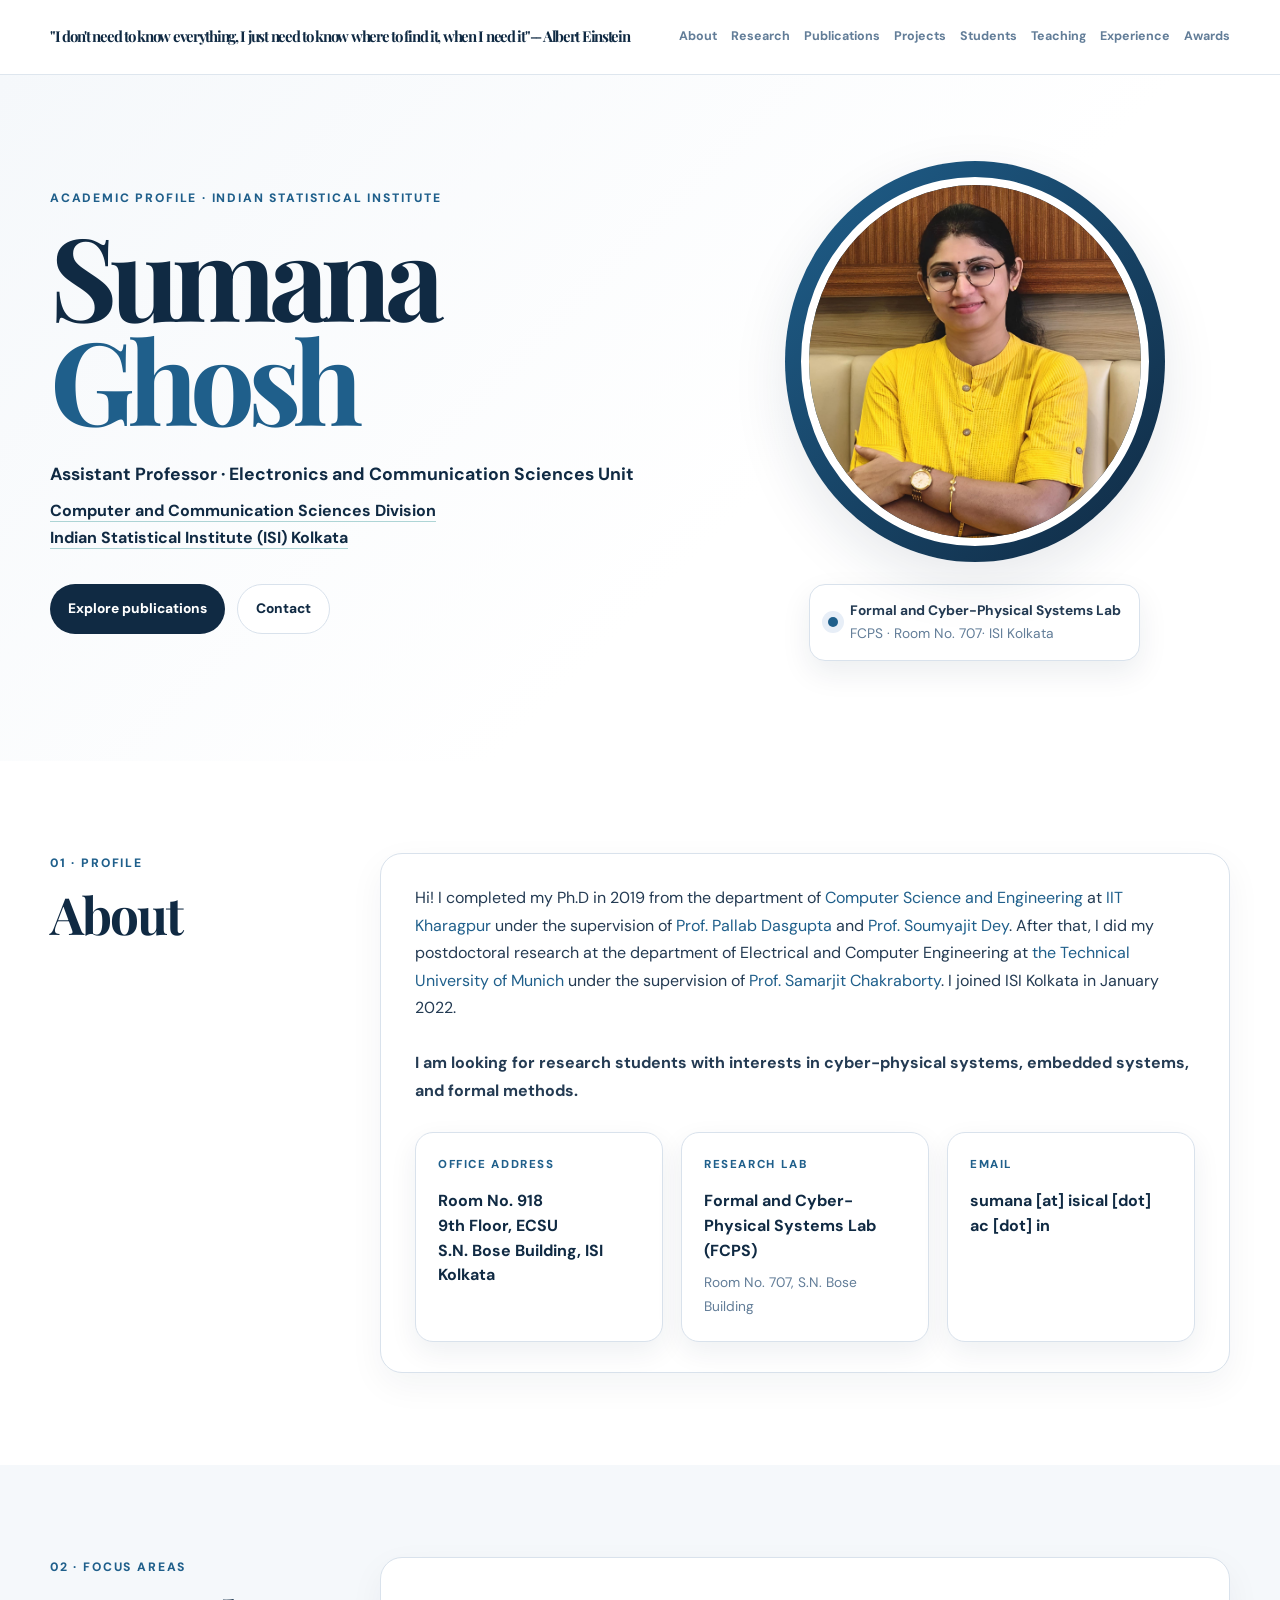
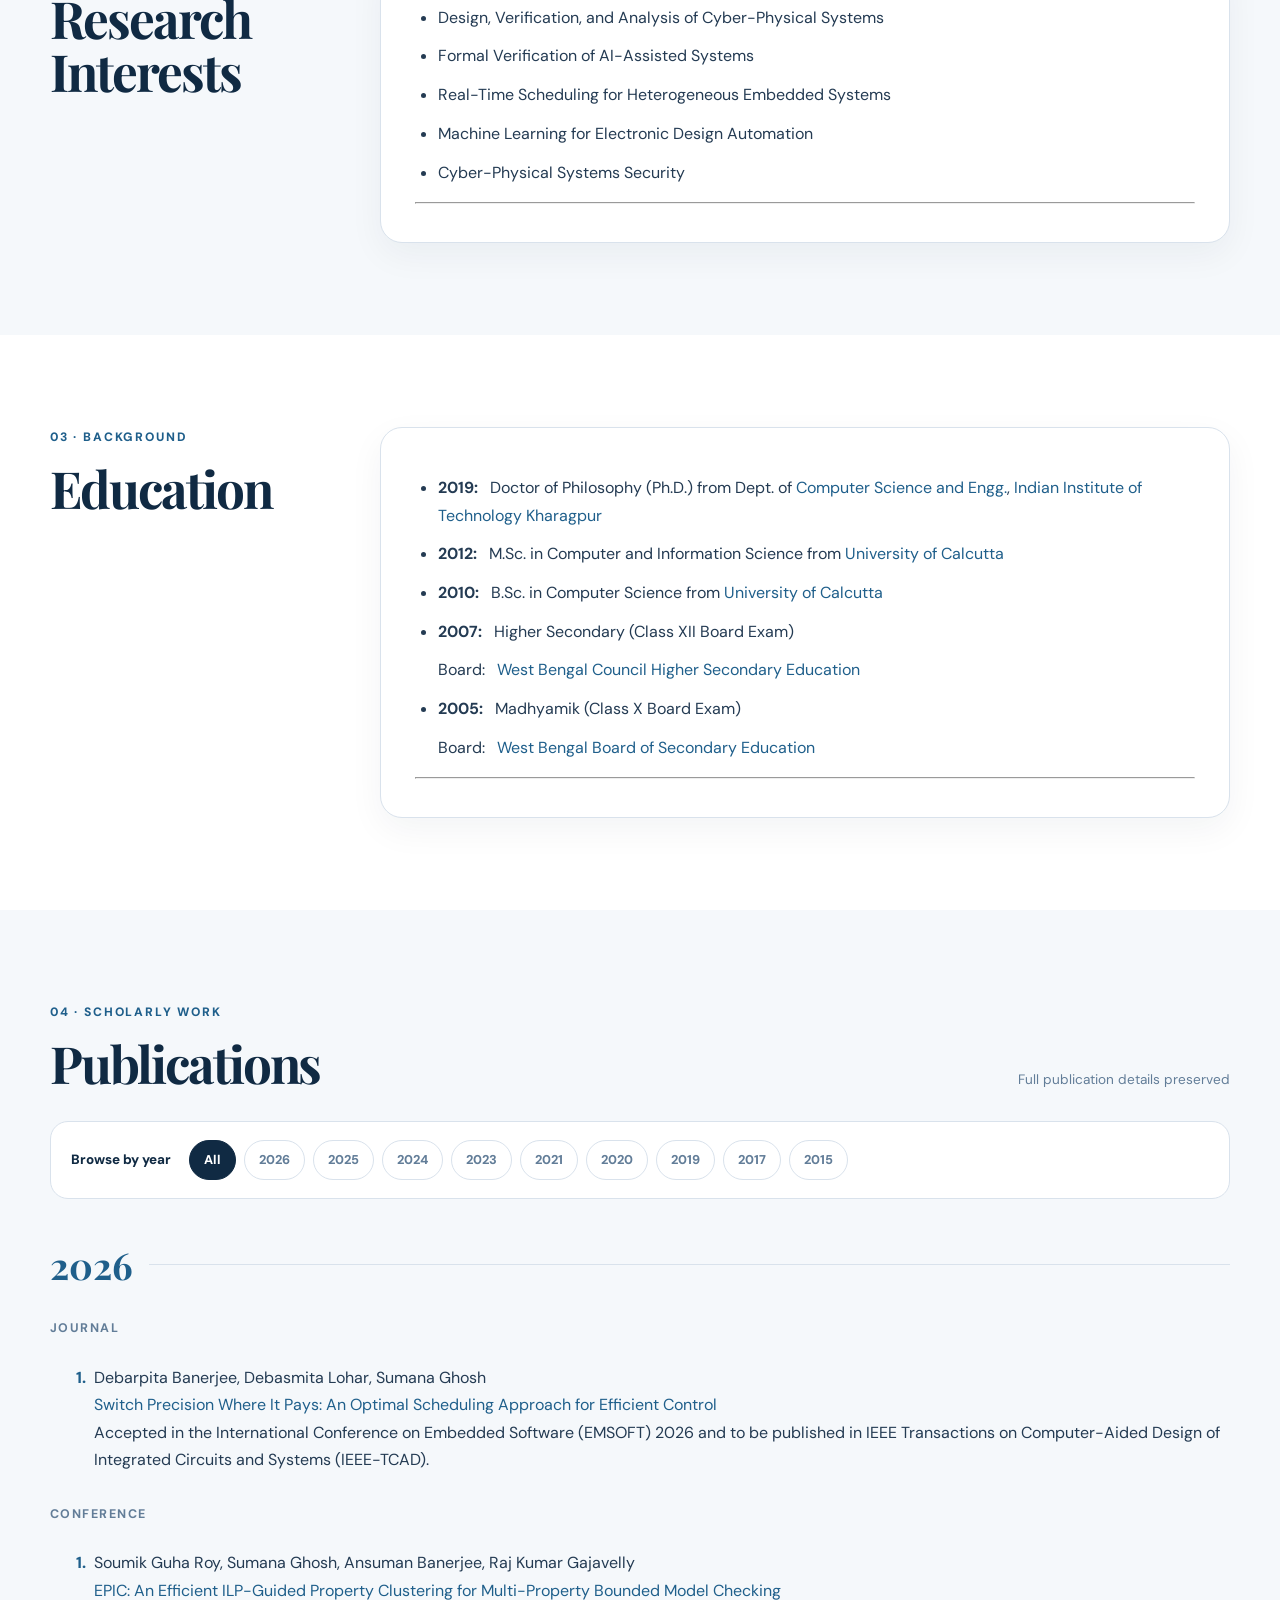
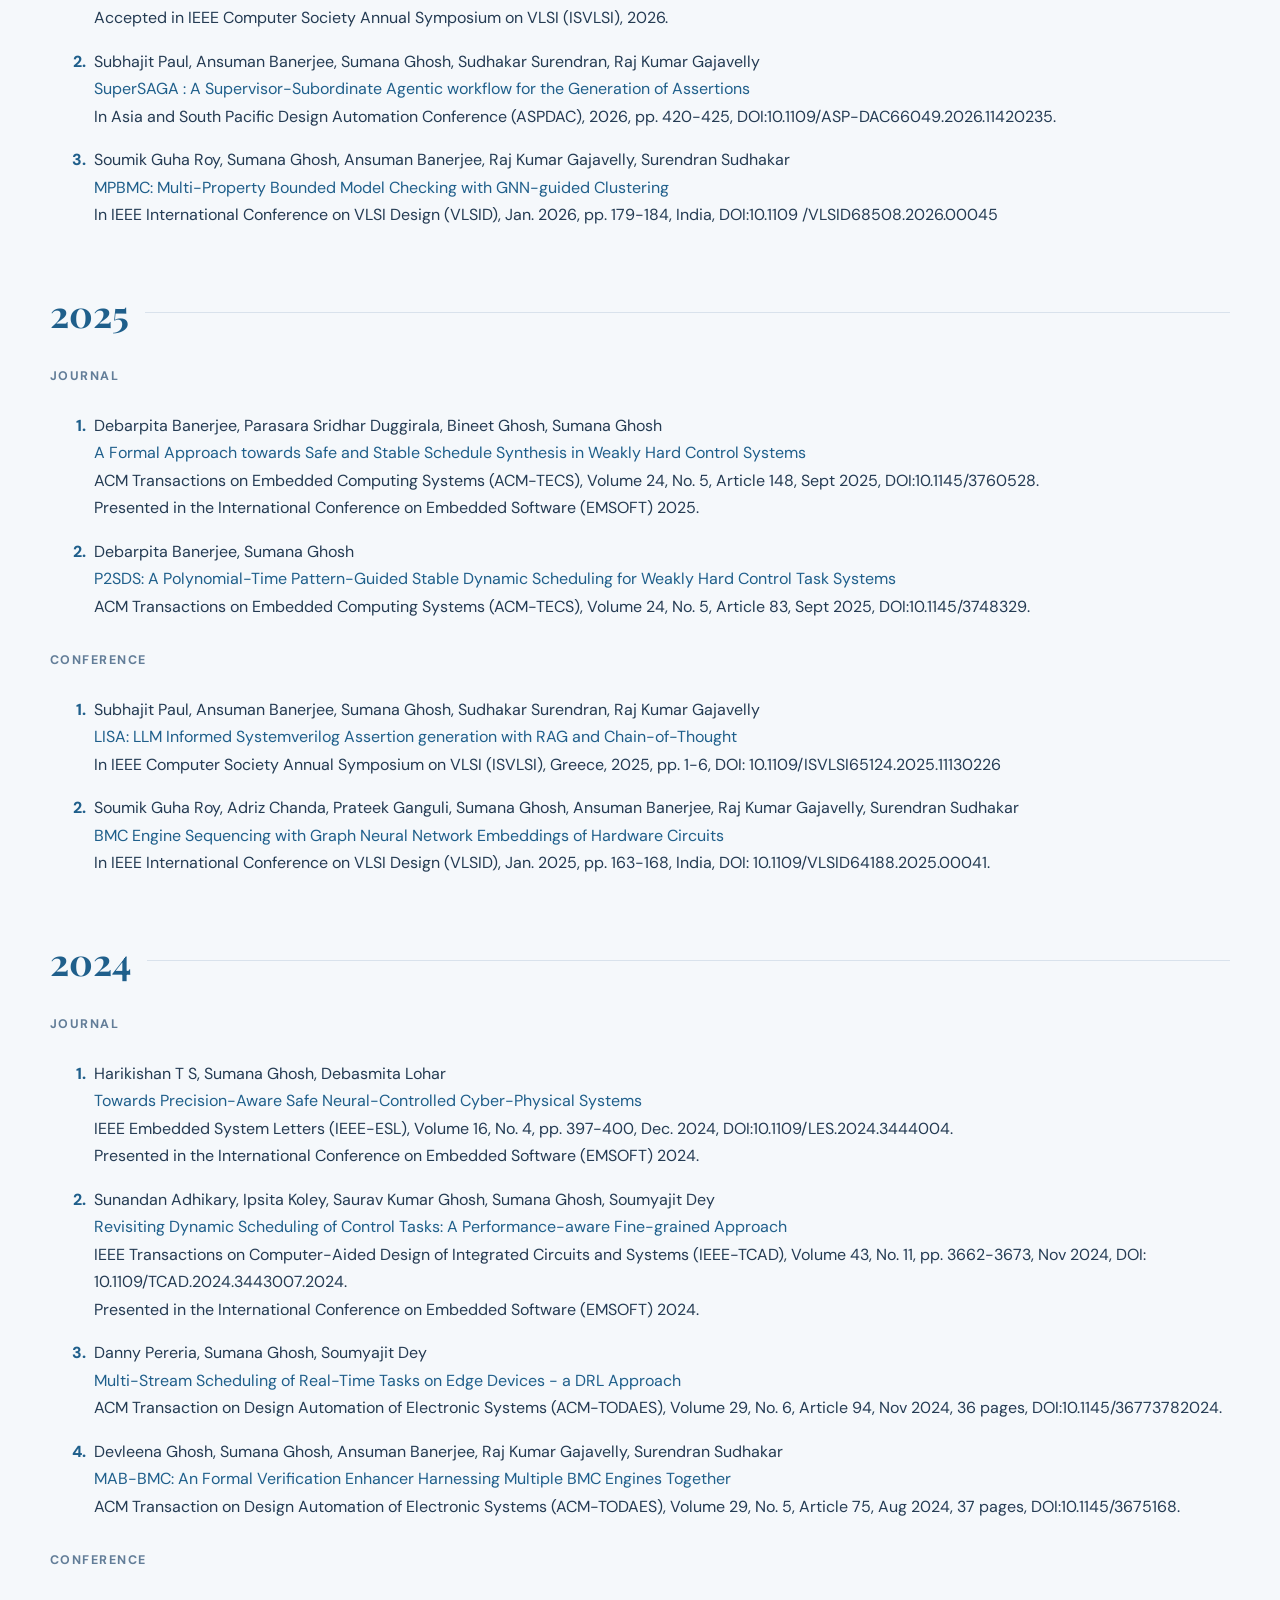
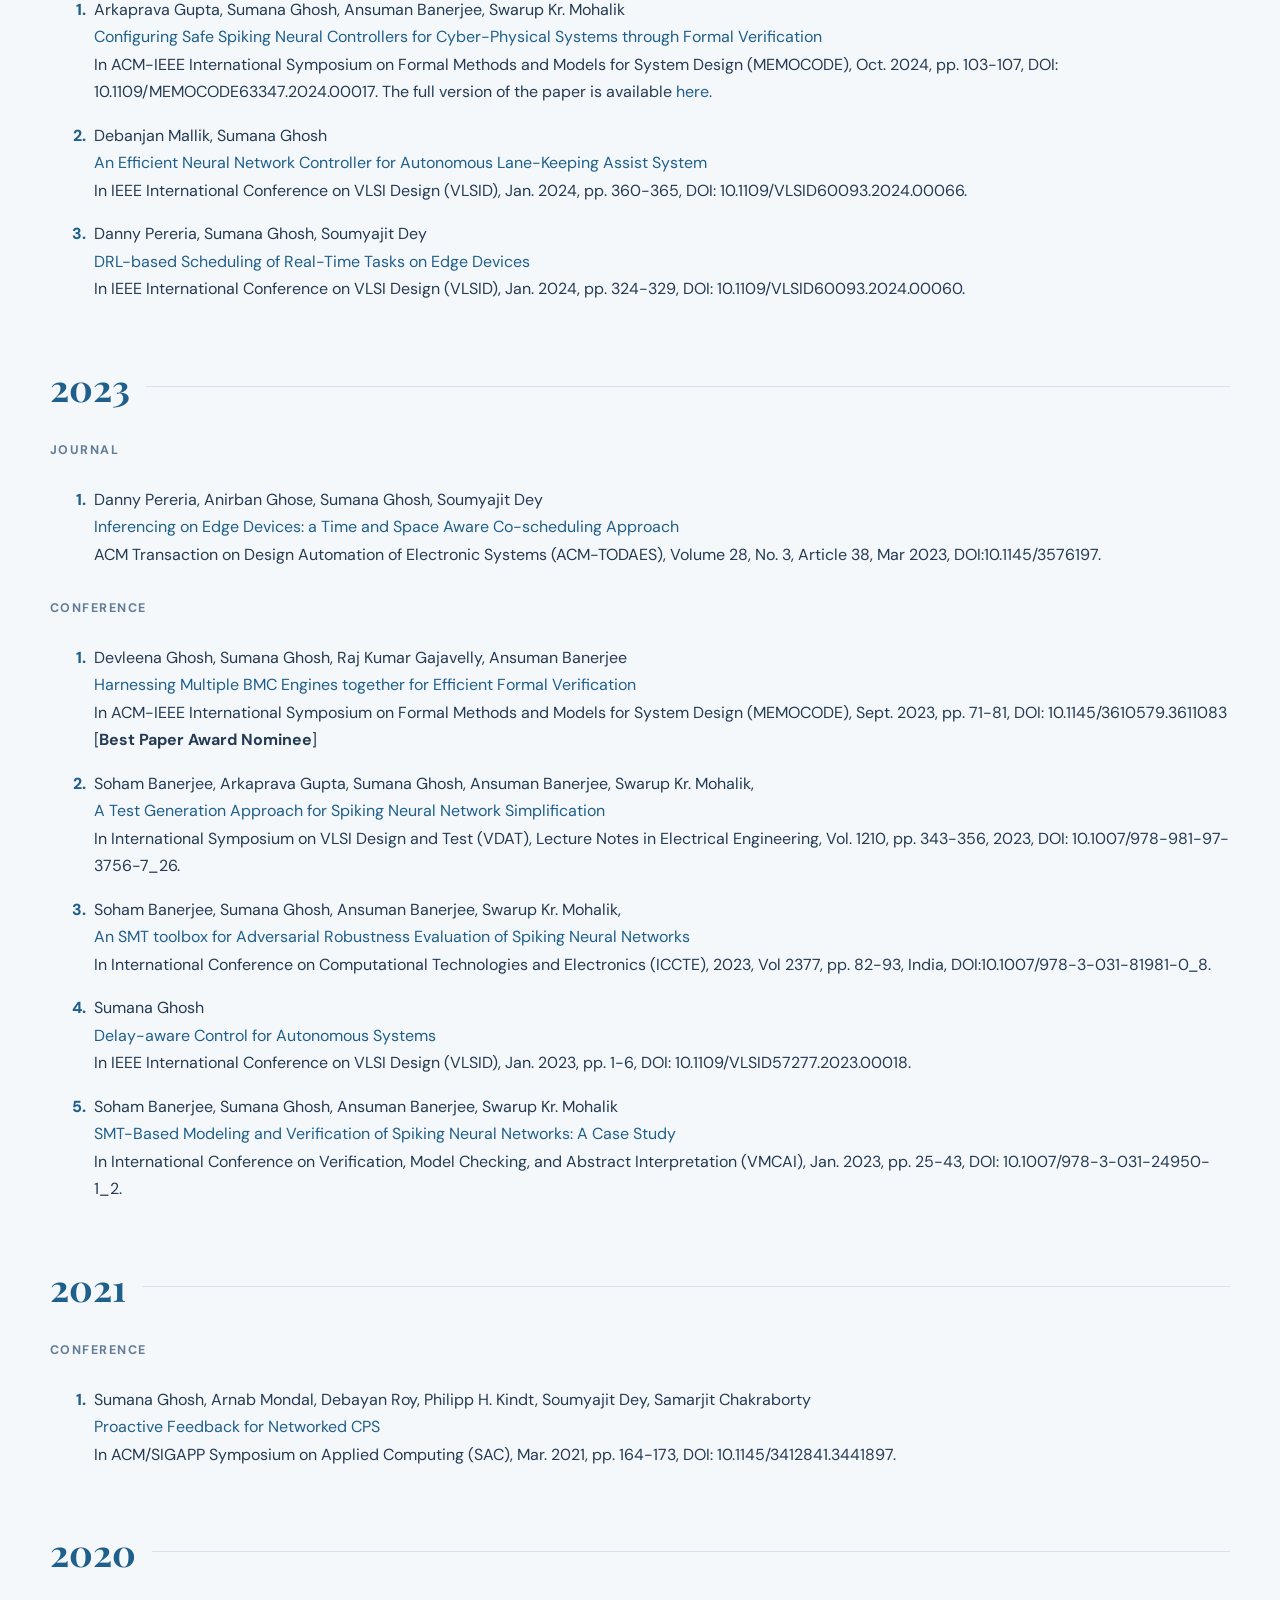
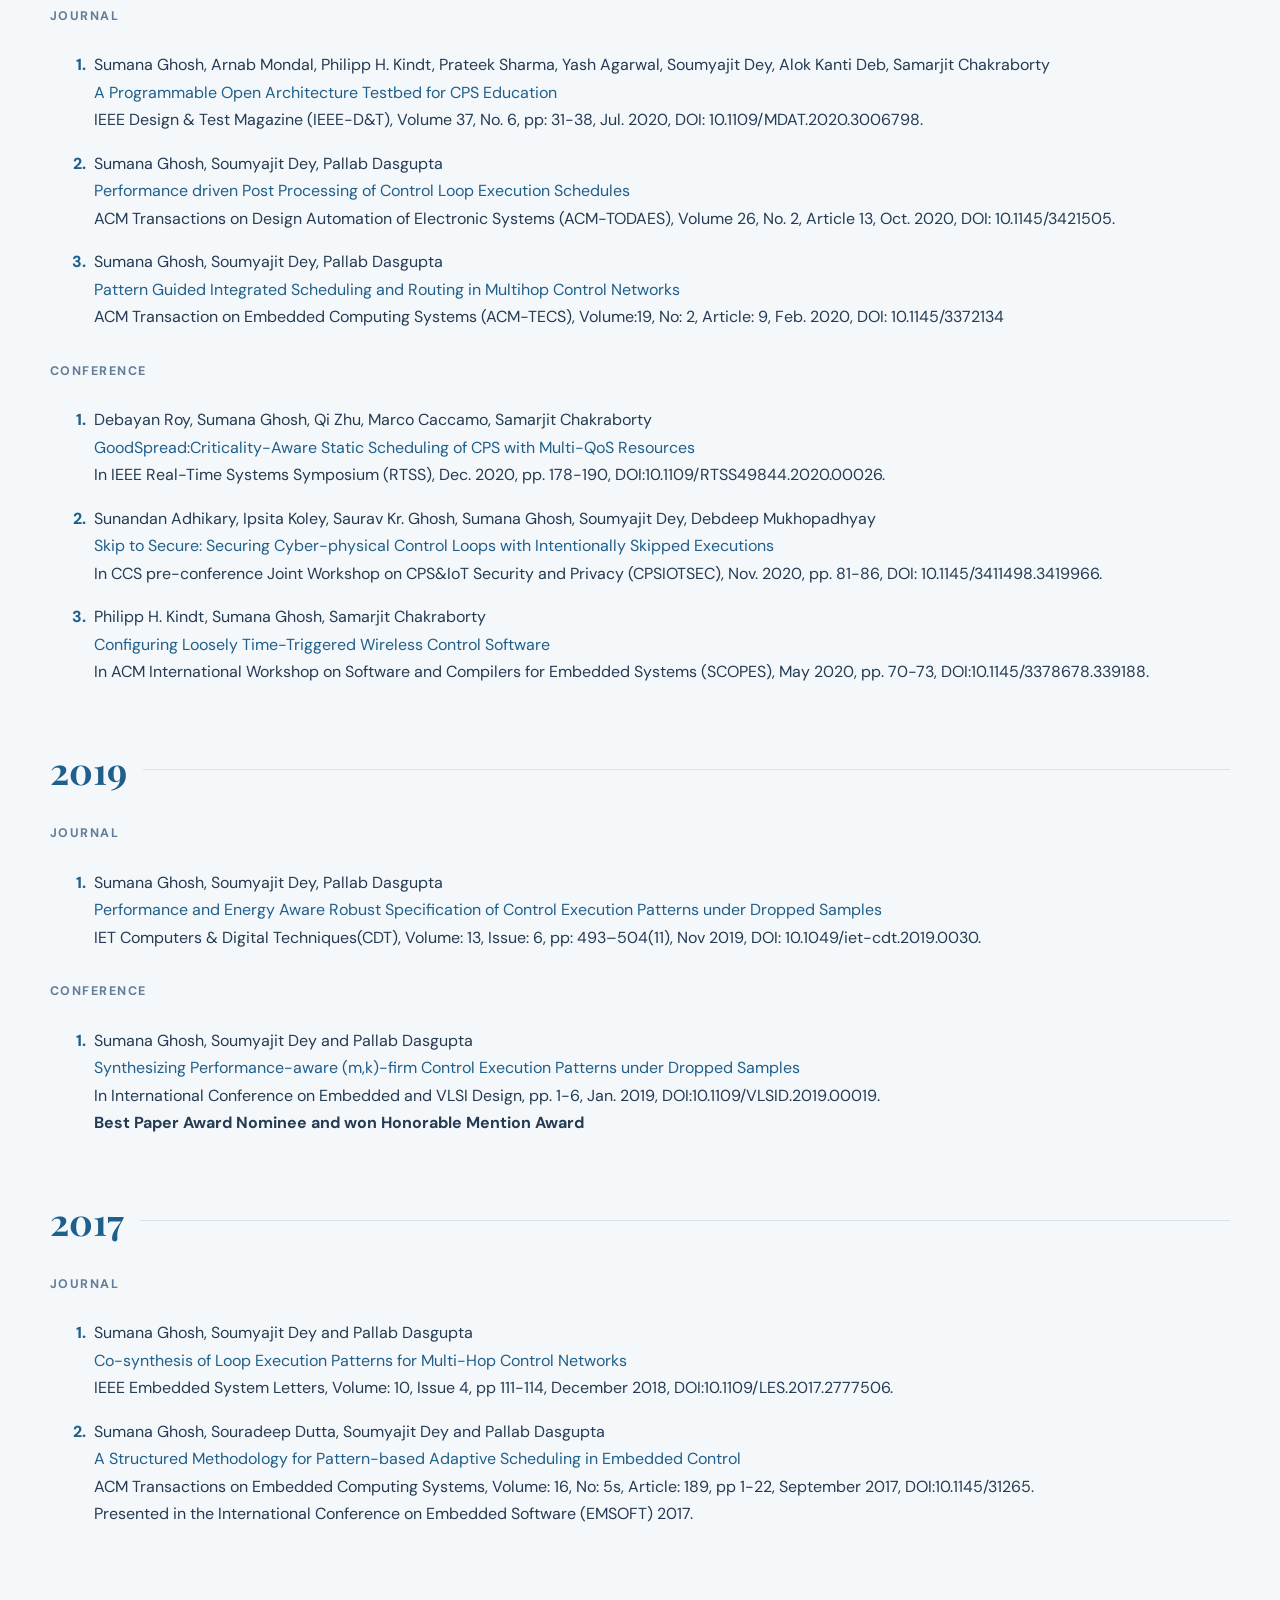
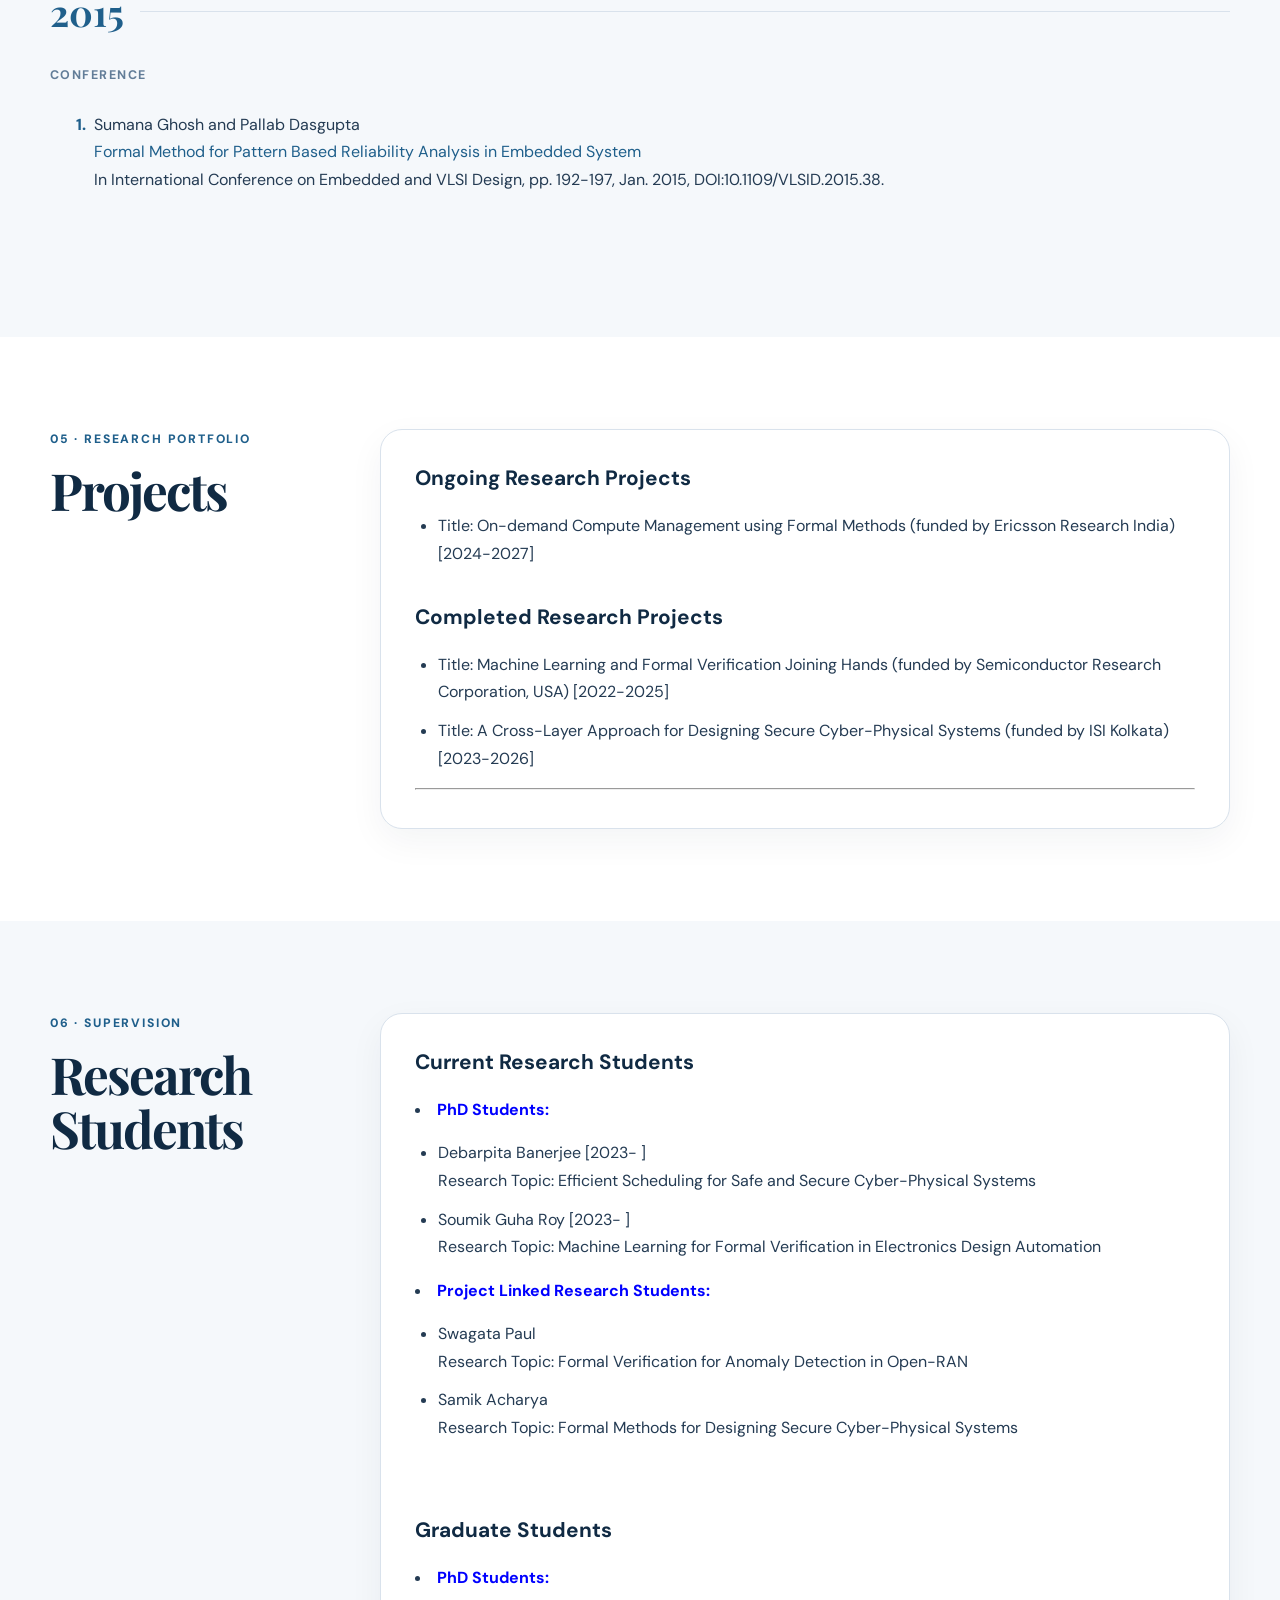
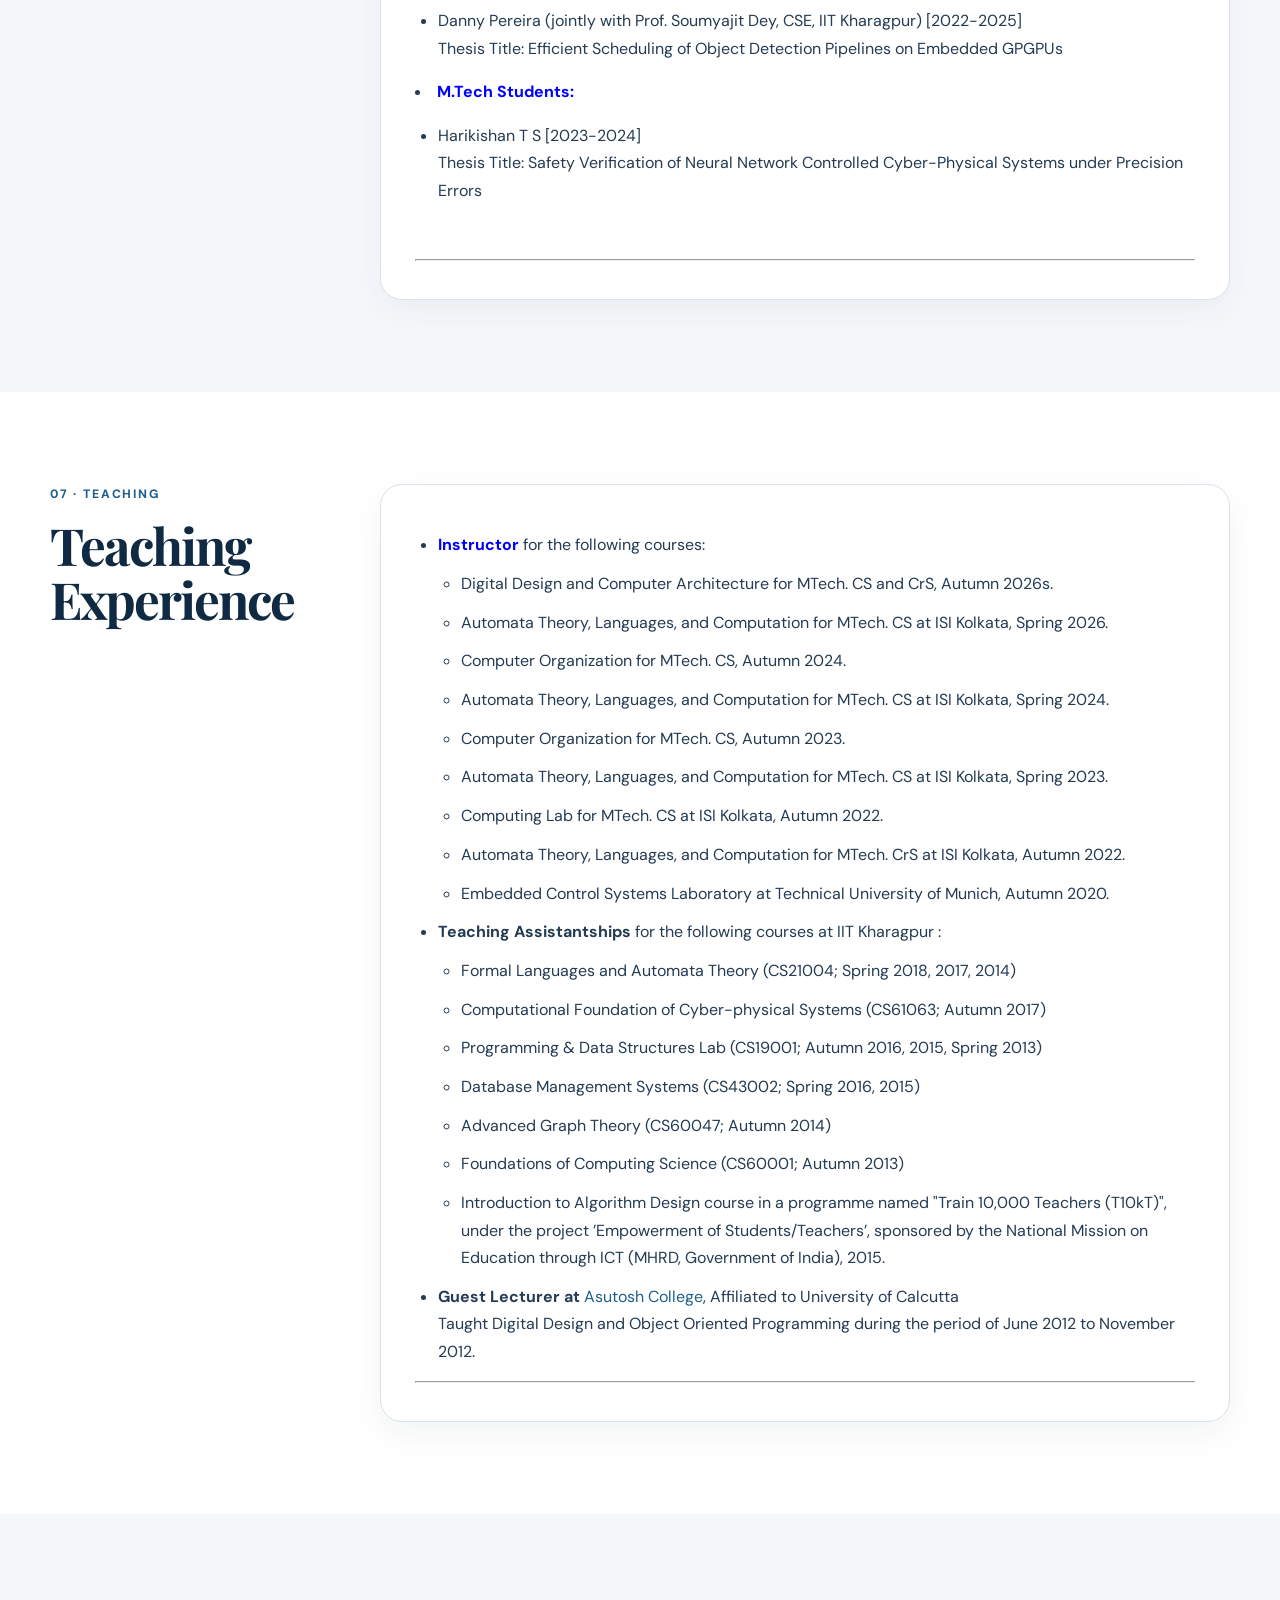
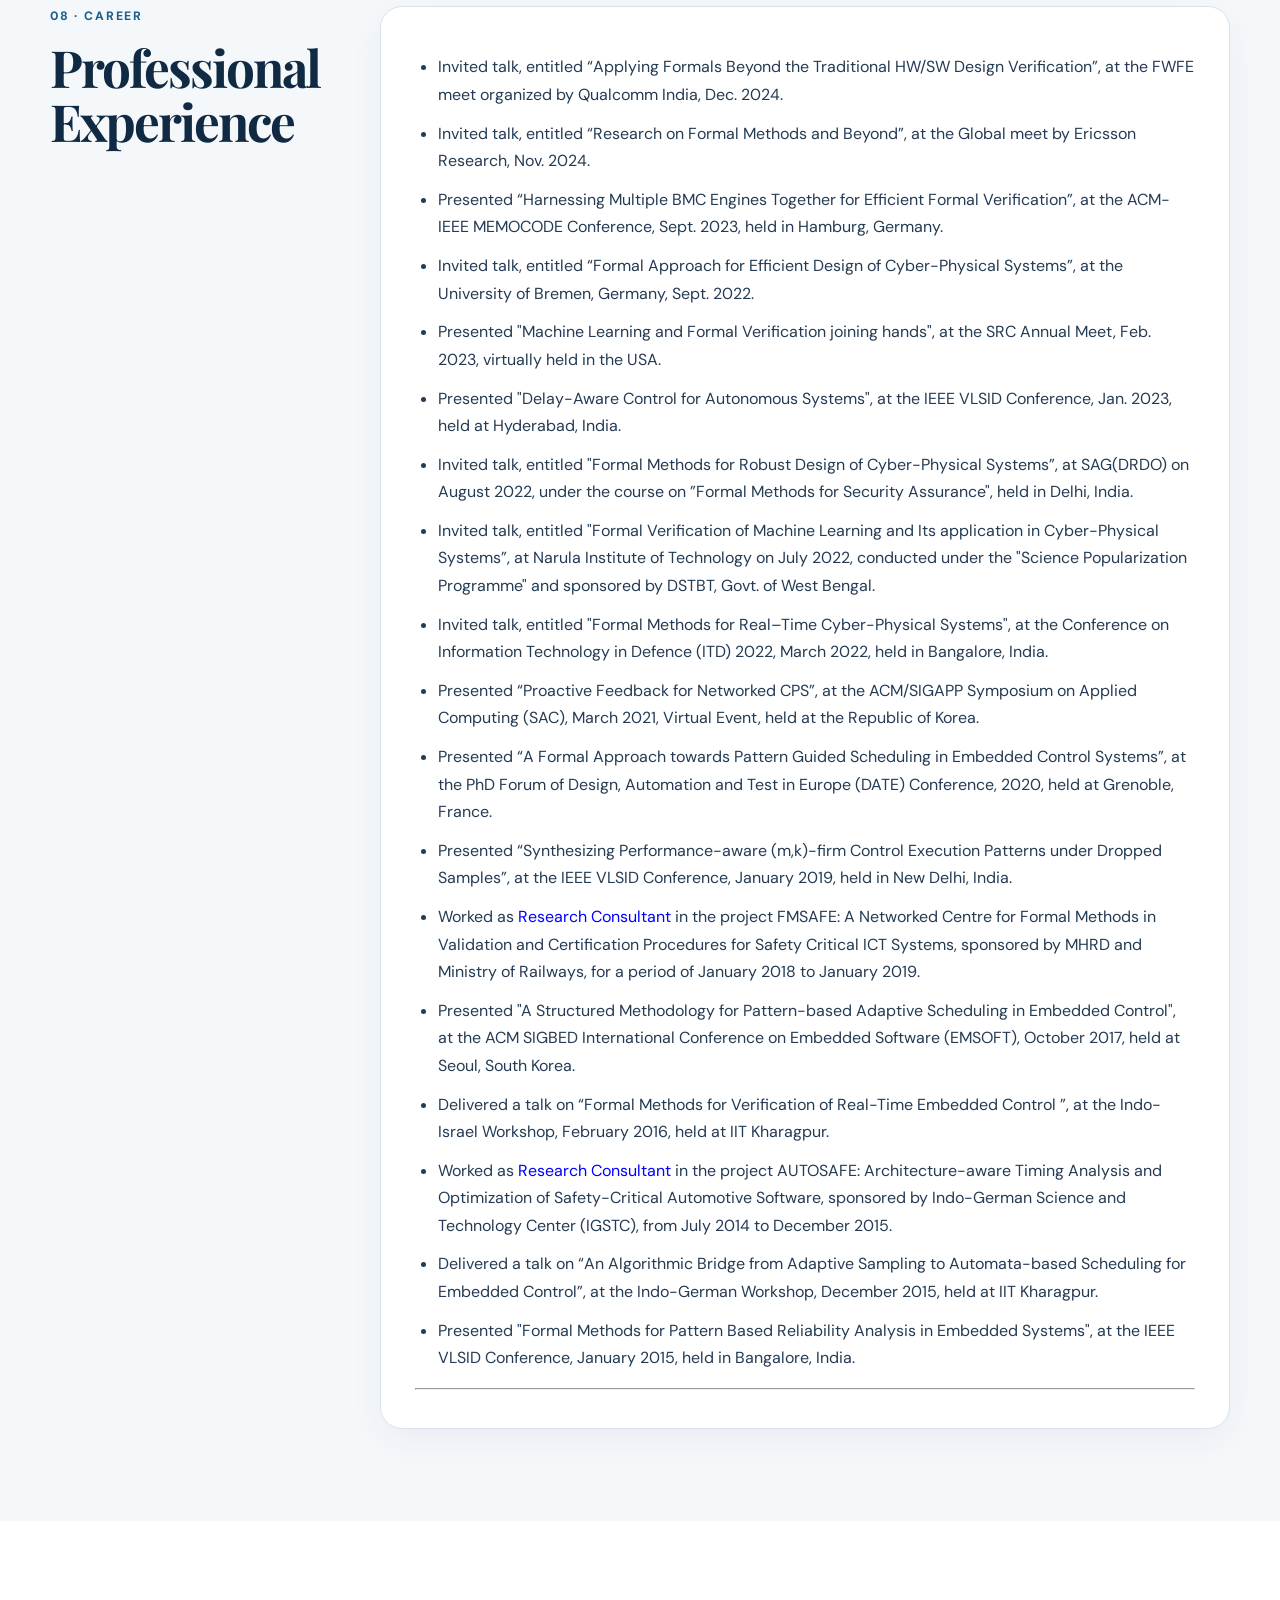
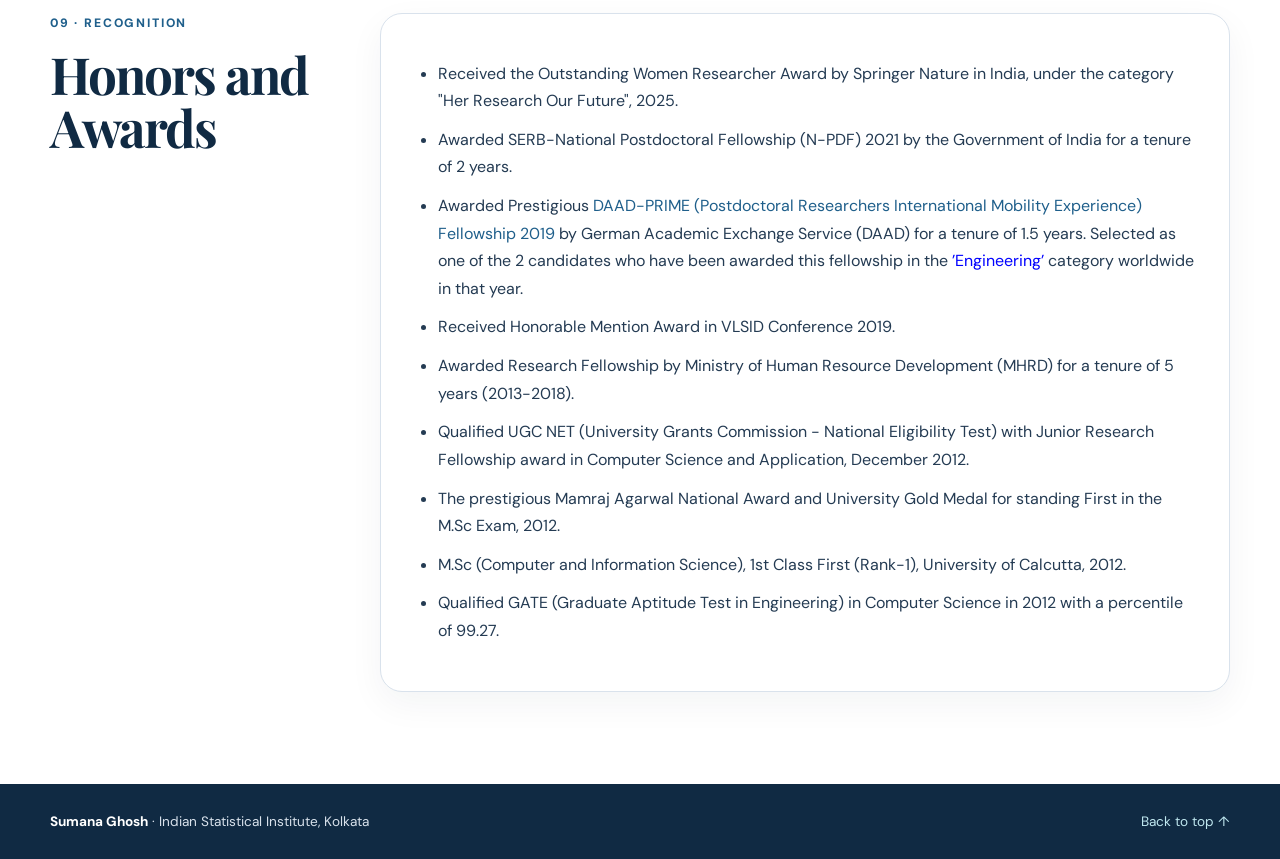
<file: index.html>
<!doctype html>
<html lang="en">
<head>
<meta charset="utf-8">
<meta name="viewport" content="width=device-width, initial-scale=1">
<title>Sumana Ghosh | Indian Statistical Institute</title>
<link rel="preconnect" href="https://fonts.googleapis.com">
<link rel="preconnect" href="https://fonts.gstatic.com" crossorigin>
<link href="https://fonts.googleapis.com/css2?family=DM+Sans:wght@400;500;600;700&family=Playfair+Display:wght@600;700&display=swap" rel="stylesheet">
<link rel="stylesheet" href="main.css">
</head>
<body>
<header class="site-header">
  <div class="container">
    <nav class="topbar">
      <a class="brand" href="#top"><p style="font-size: 15px;">"I don't need to know everything, I just need to know where to find it, when I need it"-- Albert Einstein</p></a>
      <div class="nav-links">
        <a href="#about">About</a>
        <a href="#research">Research</a>
        <a href="#publications">Publications</a>
        <a href="#projects">Projects</a>
        <a href="#students">Students</a>
        <a href="#teaching">Teaching</a>
        <a href="#experience">Experience</a>
        <a href="#awards">Awards</a>
      </div>
    </nav>
  </div>
</header>

<main id="top">
<section class="hero">
  <div class="container hero-grid">
    <div class="hero-copy">
      <p class="eyebrow">Academic profile · Indian Statistical Institute</p>
      <h1>Sumana<br><em>Ghosh</em></h1>
      <p class="hero-role">Assistant Professor · Electronics and Communication Sciences Unit</p>
      <p class="hero-institution"><a href="https://www.isical.ac.in/~ccsd/" target="_blank" rel="noopener">Computer and Communication Sciences Division</a><br><a href="https://www.isical.ac.in/" target="_blank" rel="noopener">Indian Statistical Institute (ISI) Kolkata</a></p>
      <div class="hero-actions">
        <a class="button button-primary" href="#publications">Explore publications</a>
        <a class="button button-ghost" href="mailto:sumana@isical.ac.in">Contact</a>
      </div>
    </div>
    <div class="hero-visual">
      <div class="portrait-frame">
        <img src="sumana2026.jpg" alt="Sumana Ghosh">
      </div>
      <div class="hero-note">
        <span class="note-dot"></span>
        <div><strong>Formal and Cyber-Physical Systems Lab</strong><br><span>FCPS · Room No. 707· ISI Kolkata</span></div>
      </div>
    </div>
  </div>
</section>

<section id="about" class="section">
  <div class="container split">
    <div class="section-heading">
      <p class="section-kicker">01 · Profile</p>
      <h2>About</h2>
    </div>
    <div class="content-card original-content">
      Hi! I completed my Ph.D in 2019 from the department of <a href="http://cse.iitkgp.ac.in/" target="_blank">Computer Science and Engineering</a> at <a href="http://iitkgp.ac.in/" target="_blank">IIT Kharagpur</a> under the supervision of <a href="http://cse.iitkgp.ac.in/~pallab/" target="_blank">Prof. Pallab Dasgupta</a> and <a href="http://cse.iitkgp.ac.in/~soumya/" target="_blank">Prof. Soumyajit Dey</a>. After that, I did my postdoctoral research at the department of Electrical and Computer Engineering at <a href="https://www.tum.de/" target="_blank">the Technical University of Munich</a> under the supervision of <a href="https://www.cs.unc.edu/~samarjit/" target="_blank">Prof. Samarjit Chakraborty</a>. I joined ISI Kolkata in January 2022. <br/><br/> <b>I am looking for research students with interests in cyber-physical systems, embedded systems, and formal methods.</b>

      <div class="contact-panel-final">
        <div class="contact-card-final">
          <div class="contact-card-label">OFFICE ADDRESS</div>
          <div class="contact-card-value">Room No. 918 <br> 9th Floor, ECSU<br>S.N. Bose Building, ISI Kolkata</div>
        </div>
        <div class="contact-card-final">
          <div class="contact-card-label">RESEARCH LAB</div>
          <div class="contact-card-value">Formal and Cyber-Physical Systems Lab (FCPS)</div>
          <div class="contact-card-detail">Room No. 707, S.N. Bose Building</div>
        </div>
        <div class="contact-card-final">
          <div class="contact-card-label">EMAIL</div>
          <div class="contact-card-value"><a href="mailto:sumana@isical.ac.in">sumana [at] isical [dot] ac [dot] in</a></div>
        </div>
      </div>
    </div>
  </div>
</section>

<section id="research" class="section section-alt">
  <div class="container split">
    <div class="section-heading">
      <p class="section-kicker">02 · Focus areas</p>
      <h2>Research Interests</h2>
    </div>
    <div class="content-card original-content">
      <ul>
<li> Design, Verification, and Analysis of Cyber-Physical Systems</li>
<li> Formal Verification of AI-Assisted Systems</li>
<li> Real-Time Scheduling for Heterogeneous Embedded Systems </li>
<li> Machine Learning for Electronic Design Automation</li>
<li> Cyber-Physical Systems Security</li>
</ul><hr/><a id="education"> </a>
    </div>
  </div>
</section>

<section id="education" class="section">
  <div class="container split">
    <div class="section-heading">
      <p class="section-kicker">03 · Background</p>
      <h2>Education</h2>
    </div>
    <div class="content-card original-content">
      <ul>
<li> <b> 2019: </b>    Doctor of Philosophy (Ph.D.) from  Dept. of <a href="http://cse.iitkgp.ac.in/">Computer Science and Engg.</a>, <a href="http://www.iitkgp.ac.in/">Indian Institute of Technology Kharagpur</a> </li> 
   <li> <b> 2012: </b>   M.Sc. in Computer and Information Science from <a href="http://www.caluniv.ac.in//" target="_blank"> University of Calcutta</a> </li>
<li> <b> 2010: </b>   B.Sc.  in Computer Science from <a href="http://www.nitdgp.ac.in/" target="_blank"> University of Calcutta </a></li>
<li> <b> 2007: </b>   Higher Secondary (Class XII Board Exam)</li>
        Board:   <a href="http://wbchse.nic.in/" target="_blank">West Bengal Council Higher Secondary Education</a><br/>
<li> <b> 2005: </b>   Madhyamik (Class X Board Exam)</li>
        Board:   <a href="http://www.wbbse.org/" target="_blank">West Bengal Board of Secondary Education</a><br/>
</ul><hr/><a id="publication"> </a>
    </div>
  </div>
</section>

<section id="publications" class="section section-alt">
  <div class="container">
    <div class="section-heading-row">
      <div><p class="section-kicker">04 · Scholarly work</p><h2>Publications</h2></div>
      <span class="section-meta">Full publication details preserved</span>
    </div>
    <div class="publication-toolbar">
      <span>Browse by year</span>
      <div class="pub-filters">
        <button class="pub-filter active" type="button" data-year="all">All</button>
        <button class="pub-filter" type="button" data-year="2026">2026</button>
        <button class="pub-filter" type="button" data-year="2025">2025</button>
        <button class="pub-filter" type="button" data-year="2024">2024</button>
        <button class="pub-filter" type="button" data-year="2023">2023</button>
        <button class="pub-filter" type="button" data-year="2021">2021</button>
        <button class="pub-filter" type="button" data-year="2020">2020</button>
        <button class="pub-filter" type="button" data-year="2019">2019</button>
        <button class="pub-filter" type="button" data-year="2017">2017</button>
        <button class="pub-filter" type="button" data-year="2015">2015</button>
      </div>
    </div>
    <div class="publications-wrap">
      <div class="publication-year-group" data-year="2026"><div class="year-heading"><span>2026</span><div></div></div>
      <h4 class="pub-category">Journal</h4><ol><li> Debarpita Banerjee, Debasmita Lohar, Sumana Ghosh<br/>
<a href=" "> Switch Precision Where It Pays: An Optimal Scheduling Approach for Efficient Control </a> <br/>
    Accepted in the International Conference on Embedded Software (EMSOFT) 2026 and to be published in IEEE Transactions on Computer-Aided Design of Integrated Circuits and Systems (IEEE-TCAD).<br/>
    </li></ol><h4 class="pub-category">Conference</h4><ol>
        <li> Soumik Guha Roy, Sumana Ghosh, Ansuman Banerjee, Raj Kumar Gajavelly<br/>
	<a href=" ">EPIC: An Efficient ILP-Guided Property Clustering for Multi-Property Bounded Model Checking </a> <br/>
		Accepted in IEEE Computer Society Annual Symposium on VLSI (ISVLSI), 2026.	</li>
        <li> 	Subhajit Paul, Ansuman Banerjee, Sumana Ghosh, Sudhakar Surendran, Raj Kumar Gajavelly<br/>
<a href="https://ieeexplore.ieee.org/abstract/document/11130226"> SuperSAGA : A Supervisor-Subordinate Agentic workflow for the Generation of Assertions</a> <br/>
     In Asia and South Pacific Design Automation Conference (ASPDAC), 2026, pp. 420-425, DOI:10.1109/ASP-DAC66049.2026.11420235.
</li> <li> Soumik Guha Roy, Sumana Ghosh, Ansuman Banerjee, Raj Kumar Gajavelly, Surendran Sudhakar <br/>
<a href=""> MPBMC: Multi-Property Bounded Model Checking with GNN-guided Clustering </a> <br/>
   In IEEE International Conference on VLSI Design (VLSID), Jan. 2026, pp. 179-184, India, DOI:10.1109 /VLSID68508.2026.00045
</li></ol></div>

<div class="publication-year-group" data-year="2025"><div class="year-heading"><span>2025</span><div></div></div><h4 class="pub-category">Journal</h4><ol><li> Debarpita Banerjee, Parasara Sridhar Duggirala, Bineet Ghosh, Sumana Ghosh<br/>
<a href="https://dl.acm.org/doi/full/10.1145/3760528"> A Formal Approach towards Safe and Stable Schedule Synthesis in Weakly Hard Control Systems </a> <br/>
    ACM Transactions on Embedded Computing Systems (ACM-TECS), Volume 24, No. 5, Article 148, Sept 2025, DOI:10.1145/3760528. <br/>
    Presented in the International Conference on Embedded Software (EMSOFT) 2025.
</li><li> Debarpita Banerjee, Sumana Ghosh<br/>
<a href="https://dl.acm.org/doi/10.1145/3748329"> P2SDS: A Polynomial-Time Pattern-Guided Stable Dynamic Scheduling for Weakly Hard Control Task Systems </a> <br/>
 ACM Transactions on Embedded Computing Systems (ACM-TECS), Volume 24, No. 5, Article 83, Sept 2025, DOI:10.1145/3748329.
</li></ol><h4 class="pub-category">Conference</h4><ol><li> 	Subhajit Paul, Ansuman Banerjee, Sumana Ghosh, Sudhakar Surendran, Raj Kumar Gajavelly<br/>
<a href="https://ieeexplore.ieee.org/abstract/document/11130226"> LISA: LLM Informed Systemverilog Assertion generation with RAG and Chain-of-Thought </a> <br/>
     In IEEE Computer Society Annual Symposium on VLSI (ISVLSI), Greece, 2025, pp. 1-6, DOI: 10.1109/ISVLSI65124.2025.11130226
</li><li> Soumik Guha Roy, Adriz Chanda, Prateek Ganguli, Sumana Ghosh, Ansuman Banerjee, Raj Kumar Gajavelly, Surendran Sudhakar <br/>
<a href="https://ieeexplore.ieee.org/document/10900655"> BMC Engine Sequencing with Graph Neural Network Embeddings of Hardware Circuits </a> <br/>
In IEEE International Conference on VLSI Design (VLSID), Jan. 2025, pp. 163-168, India, DOI: 10.1109/VLSID64188.2025.00041.
</li></ol></div>
		
<div class="publication-year-group" data-year="2024"><div class="year-heading"><span>2024</span><div></div></div><h4 class="pub-category">Journal</h4><ol><li> Harikishan T S, Sumana Ghosh, Debasmita Lohar <br/>
<a href="https://dl.acm.org/doi/10.1109/LES.2024.3444004"> Towards Precision-Aware Safe Neural-Controlled Cyber-Physical Systems </a> <br/>
IEEE Embedded System Letters (IEEE-ESL), Volume 16, No. 4, pp. 397-400, Dec. 2024, DOI:10.1109/LES.2024.3444004. <br/>
Presented in the International Conference on Embedded Software (EMSOFT) 2024.
</li><li> Sunandan Adhikary, Ipsita Koley, Saurav Kumar Ghosh, Sumana Ghosh, Soumyajit Dey <br/>
<a href="https://ieeexplore.ieee.org/document/10745804" target="_blank"> Revisiting Dynamic Scheduling of Control Tasks: A Performance-aware Fine-grained Approach  </a> <br/>
IEEE Transactions on Computer-Aided Design of Integrated Circuits and Systems (IEEE-TCAD), Volume 43, No. 11, pp. 3662-3673, Nov 2024, DOI: 10.1109/TCAD.2024.3443007.2024. <br/>
Presented in the International Conference on Embedded Software (EMSOFT) 2024.
</li><li> Danny Pereria, Sumana Ghosh, Soumyajit Dey <br/>
<a href="https://dl.acm.org/doi/10.1145/3677378" target="_blank"> Multi-Stream Scheduling of Real-Time Tasks on Edge Devices - a DRL Approach </a> <br/> 
ACM Transaction on Design Automation of Electronic Systems (ACM-TODAES), Volume 29, No. 6, Article 94, Nov 2024, 36 pages, DOI:10.1145/36773782024.     
</li><li> Devleena Ghosh, Sumana Ghosh, Ansuman Banerjee, Raj Kumar Gajavelly,  Surendran Sudhakar <br/>
<a href="https://dl.acm.org/doi/10.1145/3675168" target="_blank"> MAB-BMC: An Formal Verification Enhancer Harnessing Multiple BMC Engines Together </a> <br/>
ACM Transaction on Design Automation of Electronic Systems (ACM-TODAES), Volume 29, No. 5, Article 75, Aug 2024, 37 pages, DOI:10.1145/3675168.
</li></ol><h4 class="pub-category">Conference</h4><ol><li> Arkaprava Gupta, Sumana Ghosh, Ansuman Banerjee, Swarup Kr. Mohalik <br/>
<a href="https://ieeexplore.ieee.org/document/10740772" target="_blank"> Configuring Safe Spiking Neural Controllers for Cyber-Physical Systems through Formal Verification </a> <br/>
 In ACM-IEEE International Symposium on Formal Methods and Models for System Design (MEMOCODE), Oct. 2024, pp. 103-107, DOI: 10.1109/MEMOCODE63347.2024.00017. 
The full version of the paper is available <a href="https://arxiv.org/abs/2408.01996 " target="_blank"> here. </a>
</li><li> Debanjan Mallik, Sumana Ghosh <br/>
<a href="https://ieeexplore.ieee.org/abstract/document/10483502?casa_token=KczbvLPWxdMAAAAA:Y1EM3_j2Q8x__7w1f4Y25ZDp4zpUJbg4xBCOQYOgYcWJRjNuAen1Y8lJ5BiB3QBum4z8qQyC" target="_blank"> An Efficient Neural Network Controller for Autonomous Lane-Keeping Assist System </a> <br/>
In IEEE International Conference on VLSI Design (VLSID), Jan. 2024, pp. 360-365, DOI: 10.1109/VLSID60093.2024.00066.
</li><li> Danny Pereria, Sumana Ghosh, Soumyajit Dey <br/>
<a href="https://ieeexplore.ieee.org/document/10483448" target="_blank"> DRL-based Scheduling of Real-Time Tasks on Edge Devices </a> <br/> 
In IEEE International Conference on VLSI Design (VLSID), Jan. 2024, pp. 324-329, DOI: 10.1109/VLSID60093.2024.00060.
</li></ol></div>
<div class="publication-year-group" data-year="2023"><div class="year-heading"><span>2023</span><div></div></div><h4 class="pub-category">Journal</h4><ol><li>Danny Pereria, Anirban Ghose, Sumana Ghosh, Soumyajit Dey <br/>
<a href="https://dl.acm.org/doi/abs/10.1145/3576197" target="_blank"> Inferencing on Edge Devices: a Time and Space Aware Co-scheduling Approach </a> <br/>
ACM Transaction on Design Automation of Electronic Systems (ACM-TODAES), Volume 28, No. 3, Article 38, Mar 2023, DOI:10.1145/3576197.
</li></ol><h4 class="pub-category">Conference</h4><ol><li> Devleena Ghosh, Sumana Ghosh, Raj Kumar Gajavelly, Ansuman Banerjee <br/>
<a href="https://dl.acm.org/doi/10.1145/3610579.3611083" target="_blank"> Harnessing Multiple BMC Engines together for Efficient Formal Verification </a> <br/> 
In ACM-IEEE International Symposium on Formal Methods and Models for System Design (MEMOCODE), Sept. 2023, pp. 71-81, DOI: 10.1145/3610579.3611083 
[<b>Best Paper Award Nominee</b>] </li><li> Soham Banerjee, Arkaprava Gupta, Sumana Ghosh, Ansuman Banerjee, Swarup Kr. Mohalik, <br/>
<a href="https://link.springer.com/chapter/10.1007/978-981-97-3756-7_26"> A Test Generation Approach for Spiking Neural Network Simplification </a> <br/>
In International Symposium on VLSI Design and Test (VDAT), Lecture Notes in Electrical Engineering, Vol. 1210, pp. 343-356, 2023, DOI: 10.1007/978-981-97-3756-7_26.
</li><li> Soham Banerjee, Sumana Ghosh, Ansuman Banerjee, Swarup Kr. Mohalik, <br/>
<a href="https://link.springer.com/chapter/10.1007/978-3-031-81981-0_8"> An SMT toolbox for Adversarial Robustness Evaluation of Spiking Neural Networks </a> <br/>
In International Conference on Computational Technologies and Electronics (ICCTE), 2023, Vol 2377, pp. 82-93, India, DOI:10.1007/978-3-031-81981-0_8.
</li><li> Sumana Ghosh <br/> <a href=""> Delay-aware Control for Autonomous Systems </a> <br/> 
In IEEE International Conference on VLSI Design (VLSID), Jan. 2023, pp. 1-6, DOI: 10.1109/VLSID57277.2023.00018.
</li><li> Soham Banerjee, Sumana Ghosh, Ansuman Banerjee, Swarup Kr. Mohalik <br/>
<a href="https://dl.acm.org/doi/10.1007/978-3-031-24950-1_2"> SMT-Based Modeling and Verification of Spiking Neural Networks: A Case Study </a> <br/> 
In International Conference on Verification, Model Checking, and Abstract Interpretation (VMCAI), Jan. 2023, pp. 25-43, DOI: 10.1007/978-3-031-24950-1_2.
</li></ol></div>
<div class="publication-year-group" data-year="2021"><div class="year-heading"><span>2021</span><div></div></div><h4 class="pub-category">Conference</h4><ol><li>Sumana Ghosh, Arnab Mondal, Debayan Roy, Philipp H. Kindt, Soumyajit Dey, Samarjit Chakraborty<br/>
<a href="https://dl.acm.org/doi/10.1145/3412841.3441897" target="_blank"> Proactive Feedback for Networked CPS</a> <br/>
In ACM/SIGAPP Symposium on Applied Computing (SAC), Mar. 2021, pp. 164-173, DOI: 10.1145/3412841.3441897.
</li></ol></div>
<div class="publication-year-group" data-year="2020"><div class="year-heading"><span>2020</span><div></div></div><h4 class="pub-category">Journal</h4><ol><li>Sumana Ghosh, Arnab Mondal, Philipp H. Kindt, Prateek Sharma, Yash Agarwal, Soumyajit
Dey, Alok Kanti Deb, Samarjit Chakraborty<br/>
<a href="https://ieeexplore.ieee.org/document/9133206" target="_blank">A Programmable Open Architecture Testbed for CPS Education</a> <br/>
IEEE Design &amp; Test Magazine (IEEE-D&amp;T), Volume 37, No. 6, pp: 31-38, Jul. 2020, DOI: 10.1109/MDAT.2020.3006798.
</li><li>Sumana Ghosh, Soumyajit Dey, Pallab Dasgupta<br/>
<a href="https://dl.acm.org/doi/10.1145/3421505" target="_blank"> Performance driven Post Processing of Control Loop Execution Schedules </a> <br/>
ACM Transactions on Design Automation of Electronic Systems (ACM-TODAES), Volume 26, No. 2, Article 13, Oct. 2020, DOI: 10.1145/3421505.
</li><li>Sumana Ghosh, Soumyajit Dey, Pallab Dasgupta<br/>
<a href="https://dl.acm.org/doi/abs/10.1145/3372134" target="_blank"> Pattern Guided Integrated Scheduling and Routing in Multihop Control Networks</a> <br/>
ACM Transaction on Embedded Computing Systems (ACM-TECS), Volume:19, No: 2, Article: 9, Feb. 2020, DOI: 10.1145/3372134
</li></ol><h4 class="pub-category">Conference</h4><ol><li>Debayan Roy, Sumana Ghosh, Qi Zhu, Marco Caccamo, Samarjit Chakraborty<br/>
<a href="https://ieeexplore.ieee.org/document/9355509" target="_blank"> GoodSpread:Criticality-Aware Static Scheduling of CPS with Multi-QoS Resources</a> <br/>
 In IEEE Real-Time Systems Symposium (RTSS), Dec. 2020, pp. 178-190, DOI:10.1109/RTSS49844.2020.00026.
</li><li>Sunandan Adhikary, Ipsita Koley, Saurav Kr. Ghosh, Sumana Ghosh, Soumyajit Dey, Debdeep Mukhopadhyay<br/>
<a href="https://dl.acm.org/doi/abs/10.1145/3411498.3419966" target="_blank"> Skip to Secure: Securing Cyber-physical Control Loops with Intentionally Skipped Executions</a> <br/>
In CCS pre-conference Joint Workshop on CPS&amp;IoT Security and Privacy (CPSIOTSEC), Nov. 2020, pp. 81-86, DOI: 10.1145/3411498.3419966.
</li><li>Philipp H. Kindt, Sumana Ghosh, Samarjit Chakraborty<br/>
<a href="https://dl.acm.org/doi/10.1145/3378678.3391888" target="_blank"> Configuring Loosely Time-Triggered Wireless Control Software</a> <br/> 
In ACM International Workshop on Software and Compilers for Embedded Systems (SCOPES), May 2020, pp. 70-73, DOI:10.1145/3378678.339188.
</li></ol></div>
<div class="publication-year-group" data-year="2019"><div class="year-heading"><span>2019</span><div></div></div><h4 class="pub-category">Journal</h4><ol><li>Sumana Ghosh, Soumyajit Dey, Pallab Dasgupta<br/>
<a href="https://digital-library.theiet.org/content/journals/10.1049/iet-cdt.2019.0030" target="_blank"> Performance and Energy Aware Robust Specification of Control Execution Patterns under Dropped Samples</a> <br/>
IET Computers &amp; Digital Techniques(CDT), Volume: 13, Issue: 6, pp: 493–504(11), Nov 2019, DOI: 10.1049/iet-cdt.2019.0030.
</li></ol><h4 class="pub-category">Conference</h4><ol><li>Sumana Ghosh, Soumyajit Dey and Pallab Dasgupta<br/>
<a href="https://ieeexplore.ieee.org/document/8710915" target="_blank">Synthesizing Performance-aware (m,k)-firm Control Execution Patterns under Dropped Samples </a> <br/>
In International Conference on Embedded and VLSI Design, pp. 1-6, Jan. 2019, DOI:10.1109/VLSID.2019.00019.
<br/>
<b>Best Paper Award Nominee and won Honorable Mention Award</b> </li></ol></div>
<div class="publication-year-group" data-year="2017"><div class="year-heading"><span>2017</span><div></div></div><h4 class="pub-category">Journal</h4><ol><li>Sumana Ghosh, Soumyajit Dey and Pallab Dasgupta<br/>
<a href="https://ieeexplore.ieee.org/document/8119896/" target="_blank"> Co-synthesis of Loop Execution Patterns for Multi-Hop Control Networks</a> <br/>
IEEE Embedded System Letters, Volume: 10, Issue 4, pp 111-114, December 2018, DOI:10.1109/LES.2017.2777506.
</li><li>Sumana Ghosh, Souradeep Dutta, Soumyajit Dey and Pallab Dasgupta<br/>
<a href="https://dl.acm.org/citation.cfm?id=3145508.3126514" target="_blank"> A Structured Methodology for Pattern-based Adaptive Scheduling in Embedded Control</a> <br/>
ACM Transactions on Embedded Computing Systems, Volume: 16, No: 5s, Article: 189, pp 1-22, September 2017, DOI:10.1145/31265. <br/>
Presented in the International Conference on Embedded Software (EMSOFT) 2017.
</li></ol></div>
<div class="publication-year-group" data-year="2015"><div class="year-heading"><span>2015</span><div></div></div><h4 class="pub-category">Conference</h4><ol><li>Sumana Ghosh and Pallab Dasgupta<br/>
<a href="https://ieeexplore.ieee.org/document/7031731/" target="_blank">Formal Method for Pattern Based Reliability Analysis in Embedded System</a> <br/>
In International Conference on Embedded and VLSI Design, pp. 192-197, Jan. 2015, DOI:10.1109/VLSID.2015.38.
</li></ol></div>
    </div>
  </div>
</section>

<section id="projects" class="section">
  <div class="container split">
    <div class="section-heading"><p class="section-kicker">05 · Research portfolio</p><h2>Projects</h2></div>
    <div class="content-card original-content">
      <h3>Ongoing Research Projects</h3>
      <ul>
<!-- <li> Formal Methods for Modelling, Verification and Interpretability of Spiking Neural
Network (funded by Ericsson Research India)  
</li> -->
<li> Title: On-demand Compute Management using Formal Methods (funded by Ericsson Research India) [2024-2027]  </li>
</ul>
      <h3>Completed Research Projects</h3>
      <ul>
<li> Title: Machine Learning and Formal Verification Joining Hands (funded by Semiconductor Research Corporation, USA) [2022-2025] </li>
<li> Title: A Cross-Layer Approach for Designing Secure Cyber-Physical Systems (funded by ISI Kolkata) [2023-2026] </li>
</ul><hr/><a id="students"> </a>
    </div>
  </div>
</section>

<section id="students" class="section section-alt">
  <div class="container split">
    <div class="section-heading"><p class="section-kicker">06 · Supervision</p><h2>Research Students</h2></div>
    <div class="content-card original-content">
      <h3>Current Research Students</h3>
      <ul>
<!--
   <li><b><font color="blue">Visiting Scientist:</font></b> </li> 
   <ul>
	<li> Dr. Devleena Ghosh<br>
     	     Research Topic: Machine Learning for Optimal BMC Sequence Synthesis 	
	</li> <br>
	-->
</ul><li><b><font color="blue">PhD Students:</font></b> </li><ul>
<li> Debarpita Banerjee [2023- ] <br/>
     		Research Topic: Efficient Scheduling for Safe and Secure Cyber-Physical Systems 	
	</li> 
<li> Soumik Guha Roy [2023- ] <br/>
     		Research Topic: Machine Learning for Formal Verification in Electronics Design Automation 	
	</li>
</ul><li><b><font color="blue"> Project Linked Research Students:</font></b> </li><ul>
<li> Swagata Paul <br/>
		Research Topic: Formal Verification for Anomaly Detection in Open-RAN 

   <li> Samik Acharya <br/>
		Research Topic: Formal Methods for Designing Secure Cyber-Physical Systems
     		<!-- Research Topic: Formal Methods for Designing Secure Cyber-Physical Systems -->
</li> <br/>
</li></ul>
      <h3>Graduate Students</h3>
      <ul>
</ul><li><b><font color="blue">PhD Students:</font></b> </li><ul>
<li> Danny Pereira (jointly with Prof. Soumyajit Dey, CSE, IIT Kharagpur) [2022-2025] <br/>
      Thesis Title: Efficient Scheduling of Object Detection Pipelines on Embedded GPGPUs <br/>
<!-- Research Topic: Real-time Scheduling for Heterogeneous Embedded Platforms -->
</li>
</ul><li><b><font color="blue"> M.Tech Students:</font></b> </li><ul>
<li> Harikishan T S [2023-2024] <br/>
		Thesis Title: Safety Verification of Neural Network Controlled Cyber-Physical Systems under Precision Errors
	</li> <br/>
</ul><hr/><a id="teaching"> </a>
    </div>
  </div>
</section>

<section id="teaching" class="section">
  <div class="container split">
    <div class="section-heading"><p class="section-kicker">07 · Teaching</p><h2>Teaching Experience</h2></div>
    <div class="content-card original-content"><ul>
<li><b><font color="blue">Instructor</font></b> for the following courses:</li>
<ul>
  <li> Digital Design and Computer Architecture for MTech. CS and CrS, Autumn 2026s. </li>
<li> Automata Theory, Languages, and Computation for MTech. CS at ISI Kolkata, Spring 2026.</li>
<li> Computer Organization for MTech. CS, Autumn 2024. </li>
<li> Automata Theory, Languages, and Computation for MTech. CS at ISI Kolkata, Spring 2024.</li>
<li> Computer Organization for MTech. CS, Autumn 2023. </li>
<li> Automata Theory, Languages, and Computation for MTech. CS at ISI Kolkata, Spring 2023.</li>
<li> Computing Lab for MTech. CS at ISI Kolkata, Autumn 2022.</li>
<li> Automata Theory, Languages, and Computation for MTech. CrS  at ISI Kolkata, Autumn 2022.</li>
<li> Embedded Control Systems Laboratory at Technical University of Munich, Autumn 2020.</li>
</ul>
<li><b><font color="">Teaching Assistantships</font></b> for the following courses at IIT Kharagpur :</li>
<ul>
<li> Formal Languages and Automata Theory (CS21004; Spring 2018, 2017, 2014)</li>
<li> Computational Foundation of Cyber-physical Systems (CS61063; Autumn 2017)</li>
<li> Programming &amp; Data Structures Lab (CS19001; Autumn 2016, 2015, Spring 2013)</li>
<li> Database Management Systems (CS43002; Spring 2016, 2015)</li>
<li> Advanced Graph Theory (CS60047; Autumn 2014) </li>
<li> Foundations of Computing Science (CS60001; Autumn 2013) </li>
<li> Introduction to Algorithm Design course in a programme named "Train 10,000 Teachers
  (T10kT)", under the project ’Empowerment of Students/Teachers’, sponsored by the National  Mission on Education through ICT (MHRD, Government of India), 2015.</li>
</ul>
<li><b><font color=""> Guest Lecturer at </font></b> <a href="http://www.asutoshcollege.in/" target="_blank">Asutosh College</a>, Affiliated to University of Calcutta <br/>
    Taught Digital Design and Object Oriented Programming during the period of June 2012 to November 2012.
</li>
</ul><hr/><a id="experience"> </a></div>
  </div>
</section>

<section id="experience" class="section section-alt">
  <div class="container split">
    <div class="section-heading"><p class="section-kicker">08 · Career</p><h2>Professional Experience</h2></div>
    <div class="content-card original-content"><ul>
<li>  Invited talk, entitled “Applying Formals Beyond the Traditional HW/SW Design Verification”, at the FWFE meet organized by Qualcomm India, Dec. 2024.</li>
<li> Invited talk, entitled “Research on Formal Methods and Beyond”, at the Global meet by Ericsson Research, Nov. 2024. </li>
<li> Presented  “Harnessing Multiple BMC Engines Together for Efficient Formal Verification”, at the ACM-IEEE MEMOCODE Conference, Sept. 2023, held in Hamburg, Germany.</li>
<li> Invited talk, entitled “Formal Approach for Efficient Design of Cyber-Physical Systems”, at the University of Bremen, Germany, Sept. 2022. </li>
<li> Presented "Machine Learning and Formal Verification joining hands", at the SRC Annual Meet, Feb. 2023, virtually held in the USA. </li>
<li> Presented "Delay-Aware Control for Autonomous Systems", at the IEEE VLSID Conference, Jan. 2023, held at Hyderabad, India.</li>
<li> Invited talk, entitled "Formal Methods for Robust Design of Cyber-Physical Systems”, at SAG(DRDO) on August 2022, under the course on ”Formal Methods for Security Assurance", held in Delhi, India. </li>
<li> Invited talk, entitled "Formal Verification of Machine Learning and Its application in Cyber-Physical Systems”, at Narula Institute of Technology on July 2022, conducted under the "Science Popularization Programme" and sponsored by DSTBT, Govt. of West Bengal. </li>
<li> Invited talk, entitled "Formal Methods for Real–Time Cyber-Physical Systems", at the Conference on Information Technology in Defence (ITD) 2022, March 2022, held in Bangalore, India. </li>
<li> Presented “Proactive Feedback for Networked CPS”, at the ACM/SIGAPP Symposium on Applied Computing (SAC), March 2021, Virtual Event, held at the Republic of Korea. </li>
<li>Presented “A Formal Approach towards Pattern Guided Scheduling in Embedded Control Systems”, at the PhD Forum of Design, Automation and Test in Europe (DATE) Conference, 2020,
held at Grenoble, France.</li>
<li>Presented “Synthesizing Performance-aware (m,k)-firm Control Execution Patterns under Dropped Samples”, at the IEEE VLSID Conference, January 2019, held in New Delhi, India.</li>
<li> Worked as <font color="blue"> Research Consultant </font> in the project FMSAFE: A Networked Centre for Formal Methods in Validation and Certification Procedures for Safety Critical ICT Systems, sponsored by MHRD and Ministry of Railways, for a period of January 2018  to  January 2019. </li>
<li> Presented "A Structured Methodology for Pattern-based Adaptive Scheduling in Embedded Control", at the ACM SIGBED International Conference on Embedded Software (EMSOFT), October 2017, held at Seoul, South Korea.</li>
<li>Delivered a talk on “Formal Methods for Verification of Real-Time Embedded 
     Control ”, at the Indo-Israel Workshop, February 2016, held at IIT Kharagpur.</li>
<li> Worked as <font color="blue"> Research Consultant </font>  in the project AUTOSAFE: Architecture-aware Timing Analysis and Optimization of Safety-Critical Automotive Software, sponsored by Indo-German Science and Technology Center (IGSTC), from July 2014  to  December 2015. </li>
<li>Delivered a talk on “An Algorithmic Bridge from Adaptive Sampling to Automata-based Scheduling for Embedded Control”, at the Indo-German Workshop, December 2015, held at IIT Kharagpur.</li>
<li> Presented "Formal Methods for Pattern Based Reliability Analysis in Embedded Systems", at the  IEEE VLSID Conference, January 2015, held in Bangalore, India.</li>
</ul><hr/><a id="awards"> </a></div>
  </div>
</section>

<section id="awards" class="section">
  <div class="container split">
    <div class="section-heading"><p class="section-kicker">09 · Recognition</p><h2>Honors and Awards</h2></div>
    <div class="content-card original-content"><ul> 
<li>Received the Outstanding Women Researcher Award by Springer Nature in India, under the category "Her Research Our Future", 2025.</li>
<li> Awarded SERB-National Postdoctoral Fellowship (N-PDF) 2021 by the Government of India for a tenure of 2 years. </li>
<li>Awarded Prestigious <a href="https://www.daad.de/en/study-and-research-in-germany/scholarships/prime-fellows-2019/" target="_blank"> DAAD-PRIME (Postdoctoral Researchers International Mobility Experience) Fellowship 2019 </a> by German Academic Exchange Service (DAAD) for a tenure of 1.5 years.  Selected as one of the 2 candidates who have been awarded this fellowship in the <font color="blue">’Engineering’ </font>  category worldwide in that year. </li>
<li>Received Honorable Mention Award in VLSID Conference 2019.</li>
<li> Awarded Research Fellowship by Ministry of Human Resource Development (MHRD) for a tenure	of 5 years (2013-2018).</li>
<li> Qualified UGC NET (University Grants Commission - National Eligibility Test) with Junior Research Fellowship award in Computer Science and Application, December 2012.</li>
<li> The prestigious Mamraj Agarwal National Award and University Gold Medal for standing First in the M.Sc Exam, 2012.</li>
<li> M.Sc (Computer and Information Science), 1st Class First (Rank-1), University of Calcutta, 2012.</li>
<li> Qualified GATE (Graduate Aptitude Test in Engineering) in Computer Science in 2012 with a percentile of 99.27. </li>
</ul></div>
  </div>
</section>
</main>

<footer class="site-footer">
  <div class="container footer-inner">
    <div><strong>Sumana Ghosh</strong><span> · Indian Statistical Institute, Kolkata</span></div>
    <a href="#top">Back to top ↑</a>
  </div>
</footer>





<script>
(function () {
  document.addEventListener('click', function (event) {
    var button = event.target.closest && event.target.closest('.pub-filter');
    if (!button) return;

    var selectedYear = button.getAttribute('data-year');
    var buttons = document.querySelectorAll('.pub-filter');
    var groups = document.querySelectorAll('.publication-year-group');

    buttons.forEach(function (item) {
      item.classList.toggle('active', item === button);
    });

    groups.forEach(function (group) {
      var groupYear = group.getAttribute('data-year');
      if (selectedYear === 'all' || groupYear === selectedYear) {
        group.removeAttribute('hidden');
      } else {
        group.setAttribute('hidden', '');
      }
    });
  });
})();
</script>
</body>
</html>
</file>
<file: main.css>
:root{
  --navy:#102a43;
  --navy-2:#183b56;
  --teal:#1f5f8b;
  --teal-soft:#e7eef7;
  --ink:#243b53;
  --muted:#627d98;
  --line:#d9e2ec;
  --paper:#fff;
  --wash:#f5f8fb;
  --shadow:0 20px 55px rgba(16,42,67,.10);
}
*{box-sizing:border-box}
html{scroll-behavior:smooth}
body{margin:0;color:var(--ink);background:#fff;font-family:"DM Sans",Arial,sans-serif;line-height:1.72}
a{color:var(--teal);text-decoration:none}
a:hover{color:var(--navy)}
.container{width:min(1180px,calc(100% - 40px));margin:auto}
.site-header{position:sticky;top:0;z-index:20;background:rgba(255,255,255,.88);backdrop-filter:blur(14px);border-bottom:1px solid rgba(217,226,236,.85)}
.topbar{min-height:74px;display:flex;align-items:center;justify-content:space-between;gap:24px}
.brand{font-family:"Playfair Display",serif;font-size:2rem;font-weight:700;color:var(--navy);letter-spacing:-.04em}
.brand span{color:var(--teal)}
.nav-links{display:flex;flex-wrap:wrap;justify-content:flex-end;gap:4px 14px}
.nav-links a{font-size:.78rem;font-weight:700;color:var(--muted)}
.nav-links a:hover{color:var(--teal)}
.hero{padding:86px 0 100px;background:linear-gradient(135deg,#f5f8fb 0%,#fff 60%);overflow:hidden}
.hero-grid{display:grid;grid-template-columns:1.08fr .92fr;align-items:center;gap:70px}
.eyebrow,.section-kicker{margin:0 0 14px;color:var(--teal);font-size:.76rem;font-weight:800;letter-spacing:.15em;text-transform:uppercase}
.hero h1{margin:0;color:var(--navy);font-family:"Playfair Display",serif;font-size:clamp(4rem,9vw,7.4rem);line-height:.9;letter-spacing:-.065em}
.hero h1 em{color:var(--teal);font-style:normal}
.hero-role{margin:28px 0 8px;font-size:1.1rem;font-weight:700;color:var(--navy)}
.hero-institution{margin:0;color:var(--muted);font-size:1rem}
.hero-actions{display:flex;gap:12px;flex-wrap:wrap;margin-top:32px}
.button{display:inline-flex;align-items:center;justify-content:center;padding:12px 18px;border-radius:999px;font-weight:800;font-size:.86rem}
.button-primary{background:var(--navy);color:#fff}
.button-primary:hover{background:var(--teal);color:#fff}
.button-ghost{border:1px solid var(--line);color:var(--navy);background:#fff}
.hero-visual{display:flex;flex-direction:column;align-items:center}
.portrait-frame{width:min(380px,100%);aspect-ratio:1/1;position:relative;padding:16px;border-radius:50%;background:linear-gradient(135deg,var(--teal),var(--navy));box-shadow:var(--shadow)}
.portrait-frame img{width:100%;height:100%;object-fit:cover;border-radius:50%;border:8px solid #fff}
.hero-note{display:flex;gap:12px;align-items:center;margin-top:22px;padding:14px 18px;background:#fff;border:1px solid var(--line);border-radius:16px;box-shadow:0 12px 30px rgba(16,42,67,.08);font-size:.86rem}
.note-dot{width:10px;height:10px;border-radius:50%;background:var(--teal);box-shadow:0 0 0 6px var(--teal-soft)}
.hero-note span:last-child{color:var(--muted)}
.section{padding:92px 0}
.section-alt{background:var(--wash)}
.split{display:grid;grid-template-columns:260px 1fr;gap:70px;align-items:start}
.section-heading h2,.section-heading-row h2{margin:0;color:var(--navy);font-family:"Playfair Display",serif;font-size:clamp(2.2rem,4vw,3.6rem);line-height:1.05;letter-spacing:-.04em}
.section-heading-row{display:flex;align-items:end;justify-content:space-between;gap:24px;margin-bottom:30px}
.section-meta{color:var(--muted);font-size:.85rem}
.content-card{background:#fff;border:1px solid var(--line);border-radius:22px;padding:30px 34px;box-shadow:0 12px 35px rgba(16,42,67,.05)}
.original-content h3{margin:32px 0 14px;color:var(--navy);font-size:1.3rem}
.original-content h4{margin:24px 0 10px;color:var(--teal);font-size:1.05rem}
.original-content h3:first-child,.original-content h4:first-child{margin-top:0}
.original-content li{margin:.7rem 0}
.original-content ul,.original-content ol{padding-left:1.45rem}
.contact-panel{display:grid;grid-template-columns:repeat(3,1fr);gap:14px;margin-top:26px}
.contact-panel div{padding:15px;background:var(--wash);border-radius:14px}
.contact-panel span{display:block;color:var(--muted);font-size:.74rem;font-weight:800;text-transform:uppercase;letter-spacing:.08em}
.contact-panel strong{display:block;margin-top:5px;font-size:.85rem}
.publication-toolbar{display:flex;align-items:center;gap:18px;flex-wrap:wrap;padding:18px 20px;margin-bottom:34px;background:#fff;border:1px solid var(--line);border-radius:18px}
.publication-toolbar>span{font-size:.84rem;font-weight:800;color:var(--navy)}
.pub-filters{display:flex;flex-wrap:wrap;gap:8px}
.pub-filter{border:1px solid var(--line);background:#fff;color:var(--muted);padding:8px 14px;border-radius:999px;font:inherit;font-size:.8rem;font-weight:800;cursor:pointer}
.pub-filter:hover,.pub-filter.active{background:var(--navy);border-color:var(--navy);color:#fff}
.publication-year-group{margin:0 0 44px}
.publication-year-group[hidden]{display:none}
.year-heading{display:flex;align-items:center;gap:16px;margin-bottom:12px}
.year-heading span{font-family:"Playfair Display",serif;font-size:2.3rem;font-weight:700;color:var(--teal)}
.year-heading div{height:1px;background:var(--line);flex:1}
.pub-category{margin:22px 0 8px;color:var(--muted);font-size:.78rem;text-transform:uppercase;letter-spacing:.12em}
.publication-year-group li{padding:8px 0 8px 4px}
.publication-year-group li::marker{color:var(--teal);font-weight:800}
.site-footer{padding:26px 0;background:var(--navy);color:#d9e2ec}
.footer-inner{display:flex;justify-content:space-between;gap:20px;align-items:center;font-size:.85rem}
.footer-inner strong{color:#fff}
.footer-inner a{color:#bfe7ef}
@media(max-width:900px){
  .hero-grid,.split{grid-template-columns:1fr;gap:36px}
  .section-heading{max-width:650px}
  .contact-panel{grid-template-columns:1fr}
  .nav-links{display:none}
}
@media(max-width:600px){
  .container{width:min(100% - 24px,1180px)}
  .hero{padding:60px 0 70px}
  .section{padding:64px 0}
  .content-card{padding:22px 20px}
  .section-heading-row{display:block}
  .section-meta{display:block;margin-top:12px}
  .portrait-frame{width:min(300px,100%)}
  .footer-inner{display:block}
  .footer-inner a{display:inline-block;margin-top:10px}
}

/* Refinements: institution links, contact details, and publication filters */
.hero-institution a{
  color:var(--navy);
  font-weight:700;
  border-bottom:1px solid rgba(31,138,138,.35);
}
.hero-institution a:hover{
  color:var(--teal);
  border-bottom-color:var(--teal);
}
.contact-item{
  min-height:118px;
}
.contact-item strong{
  line-height:1.45;
}
.contact-item small{
  display:block;
  margin-top:5px;
  color:var(--muted);
  font-size:.82rem;
}
.contact-item strong a{
  color:var(--navy);
  font-weight:700;
}
.contact-item strong a:hover{
  color:var(--teal);
}
.pub-filter{
  transition:background .2s ease,color .2s ease,border-color .2s ease,transform .2s ease;
}
.pub-filter:active{
  transform:translateY(1px);
}

/* Final targeted fixes */
.contact-panel{
  align-items:stretch;
}
.contact-item{
  display:flex;
  flex-direction:column;
  justify-content:flex-start;
  gap:6px;
  min-height:130px;
}
.contact-item > span{
  display:block;
  margin-bottom:2px;
  color:var(--teal);
  font-size:.72rem;
  font-weight:800;
  letter-spacing:.1em;
  text-transform:uppercase;
}
.contact-item > strong{
  display:block;
  color:var(--navy);
  font-size:.95rem;
  line-height:1.45;
}
.contact-item > small{
  display:block;
  color:var(--muted);
  font-size:.82rem;
  line-height:1.4;
}
.contact-item a{
  color:var(--navy);
  font-weight:700;
}
.contact-item a:hover{
  color:var(--teal);
}
.pub-filter{
  cursor:pointer !important;
  pointer-events:auto !important;
}
.publication-year-group[hidden]{
  display:none !important;
}

/* Definitive contact layout */
.contact-panel{
  display:grid;
  grid-template-columns:repeat(3,minmax(0,1fr));
  gap:14px;
}
.contact-item{
  display:block !important;
  min-height:130px;
  padding:16px !important;
  background:var(--wash);
  border-radius:14px;
}
.contact-item > span{
  display:block !important;
  margin:0 0 8px !important;
  color:var(--teal) !important;
  font-size:.72rem !important;
  font-weight:800 !important;
  letter-spacing:.1em !important;
  text-transform:uppercase !important;
}
.contact-item > strong{
  display:block !important;
  margin:0 !important;
  color:var(--navy) !important;
  font-size:.95rem !important;
  line-height:1.45 !important;
}
.contact-item > small{
  display:block !important;
  margin-top:6px !important;
  color:var(--muted) !important;
  font-size:.82rem !important;
}
.contact-item a{
  color:var(--navy) !important;
  font-weight:700 !important;
}
.contact-item a:hover{
  color:var(--teal) !important;
}
.pub-filter{
  position:relative;
  z-index:2;
  cursor:pointer !important;
  pointer-events:auto !important;
}
.publication-year-group[hidden]{
  display:none !important;
}
@media(max-width:900px){
  .contact-panel{grid-template-columns:1fr}
}

/* Contact cards: identical three-line structure for all contact items */
.contact-panel{
  display:grid;
  grid-template-columns:repeat(3,minmax(0,1fr));
  gap:14px;
}
.contact-item{
  display:flex !important;
  flex-direction:column !important;
  align-items:flex-start !important;
  justify-content:flex-start !important;
  min-height:130px !important;
  padding:16px !important;
  background:var(--wash) !important;
  border-radius:14px !important;
}
.contact-item > span{
  display:block !important;
  width:100% !important;
  margin:0 0 8px !important;
  color:var(--teal) !important;
  font-size:.72rem !important;
  font-weight:800 !important;
  letter-spacing:.1em !important;
  line-height:1.2 !important;
  text-transform:uppercase !important;
}
.contact-item > strong{
  display:block !important;
  width:100% !important;
  margin:0 !important;
  color:var(--navy) !important;
  font-size:.95rem !important;
  font-weight:700 !important;
  line-height:1.45 !important;
}
.contact-item > small{
  display:block !important;
  width:100% !important;
  min-height:1.15em !important;
  margin-top:6px !important;
  color:var(--muted) !important;
  font-size:.82rem !important;
  line-height:1.4 !important;
}
.contact-item a{
  color:var(--navy) !important;
  font-weight:700 !important;
  text-decoration:none !important;
}
.contact-item a:hover{
  color:var(--teal) !important;
}
@media(max-width:900px){
  .contact-panel{grid-template-columns:1fr}
}

/* V8: clean About contact cards */
.contact-panel-final{
  display:grid !important;
  grid-template-columns:repeat(3,minmax(0,1fr)) !important;
  gap:18px !important;
  margin-top:28px !important;
}
.contact-card-final{
  min-height:155px !important;
  padding:22px !important;
  border:1px solid var(--line) !important;
  border-radius:18px !important;
  background:#fff !important;
  box-shadow:0 10px 28px rgba(16,42,67,.07) !important;
}
.contact-card-label{
  margin-bottom:14px !important;
  color:var(--teal) !important;
  font-size:.72rem !important;
  font-weight:800 !important;
  letter-spacing:.14em !important;
}
.contact-card-value{
  color:var(--navy) !important;
  font-size:1rem !important;
  font-weight:700 !important;
  line-height:1.55 !important;
}
.contact-card-detail{
  margin-top:8px !important;
  color:var(--muted) !important;
  font-size:.86rem !important;
}
.contact-card-final a{
  color:var(--navy) !important;
  font-weight:700 !important;
  text-decoration:none !important;
}
.contact-card-final a:hover{color:var(--teal) !important}
@media(max-width:900px){.contact-panel-final{grid-template-columns:1fr !important}}

/* V9: blue accent palette */
:root{
  --teal:#1f5f8b;
  --teal-soft:#e7eef7;
}
</file>
